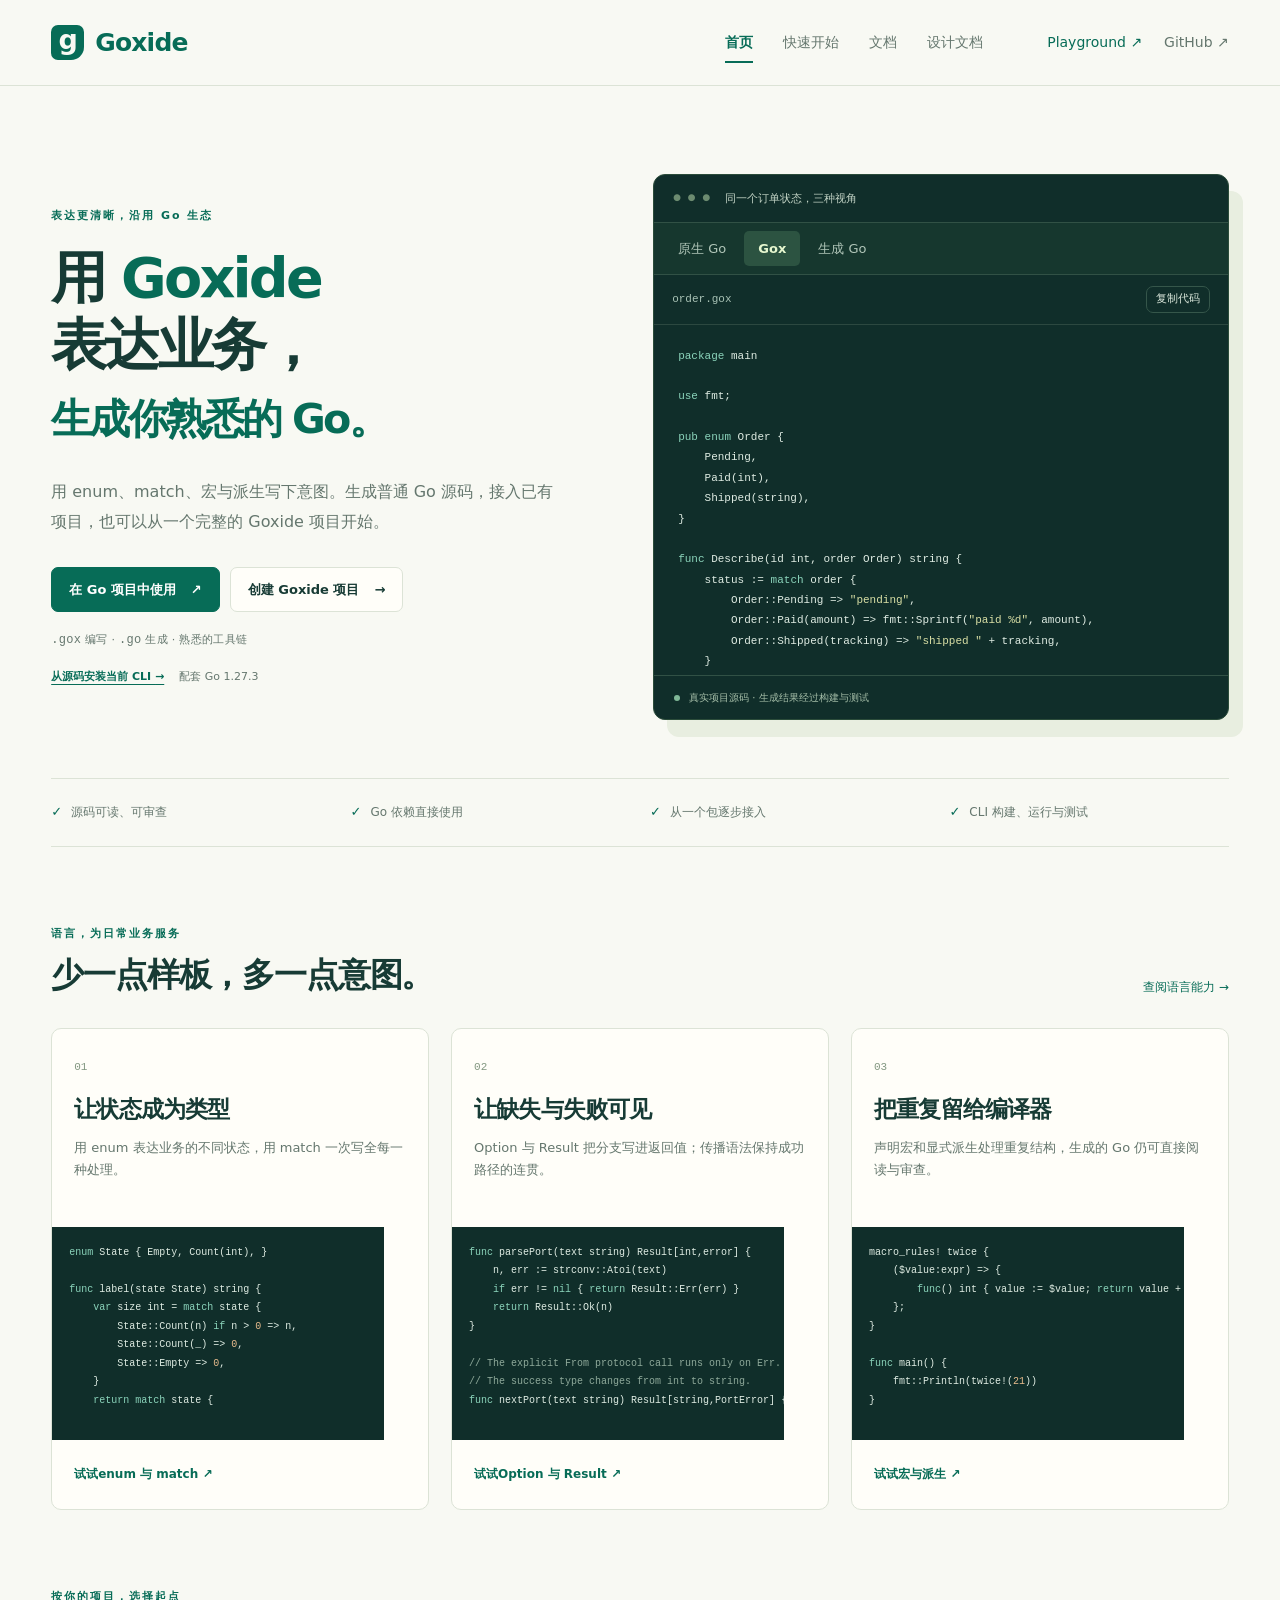
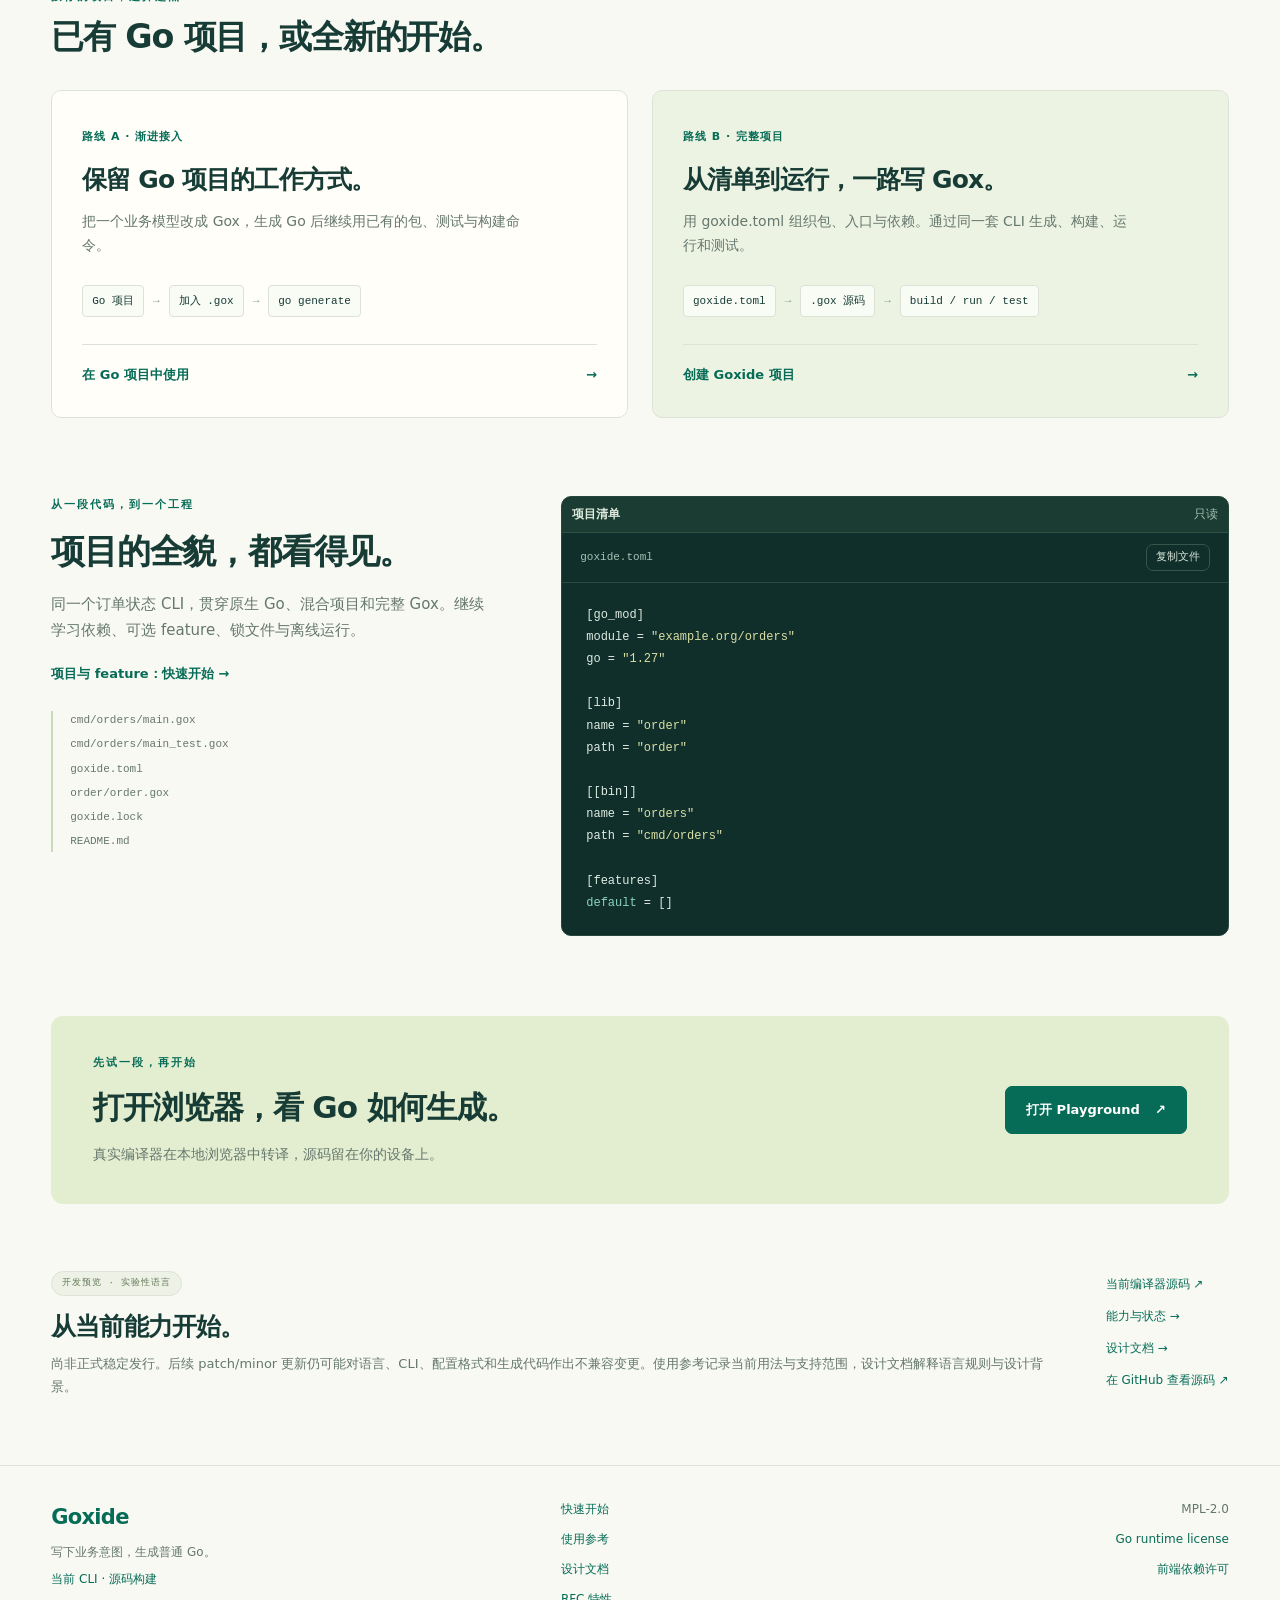
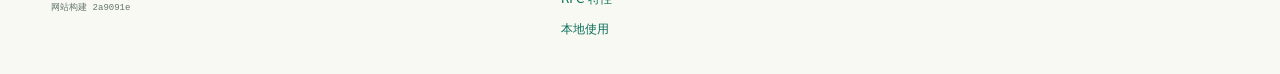
<file: index.html>
<!doctype html>
<html lang="zh-CN"><head><meta charset="utf-8"><meta name="viewport" content="width=device-width,initial-scale=1"><meta name="description" content="用 Goxide 表达业务，生成你熟悉的 Go。学习渐进接入、完整 Gox 项目、包管理与 feature。"><link rel="icon" href="data:image/svg+xml,%3Csvg xmlns='http://www.w3.org/2000/svg' viewBox='0 0 32 32'%3E%3Ctext y='25' font-size='28'%3Eg%3C/text%3E%3C/svg%3E"><title>Goxide · 用 Goxide 表达业务，生成你熟悉的 Go</title>  <script type="module" crossorigin src="/assets/index-B_fPdyq-.js"></script>
  <link rel="stylesheet" crossorigin href="/assets/index-BR7Z8I1C.css">
</head><body><div id="root"></div></body></html>
</file>
<file: assets/index-BR7Z8I1C.css>
:root{--paper:#f8f9f3;--surface:#fffef9;--ink:#173b35;--muted:#65776e;--teal:#076c57;--teal-dark:#055541;--mint:#e8f1df;--lime:#d9efb5;--line:#dce3d6;--code:#102e2a;--mono:ui-monospace, SFMono-Regular, Menlo, Consolas, monospace}*{box-sizing:border-box}html{scroll-padding-top:108px}body{background:var(--paper);color:var(--ink);margin:0;font:16px/1.75 -apple-system,BlinkMacSystemFont,Segoe UI,system-ui,sans-serif}a{color:var(--teal);text-underline-offset:4px}a:hover{color:var(--teal-dark)}button,input,select{font:inherit}button,.button{cursor:pointer;border:1px solid var(--line);background:var(--surface);color:var(--ink);border-radius:7px;padding:9px 14px;font-size:13px;line-height:1.5;text-decoration:none}button:hover,.button:hover{border-color:#91b29c}button:disabled{opacity:.45;cursor:default}button:focus-visible,a:focus-visible,input:focus-visible,select:focus-visible,summary:focus-visible,pre:focus-visible,[tabindex="0"]:focus-visible{outline-offset:3px;outline:3px solid #bf782e}.primary,button[aria-pressed=true]{background:var(--teal);color:#fff;border-color:var(--teal)}.primary:hover{background:var(--teal-dark);color:#fff}.button{justify-content:center;align-items:center;gap:15px;font-weight:650;display:inline-flex}input,select{border:1px solid var(--line);background:var(--surface);border-radius:6px;max-width:380px;padding:8px;font-size:13px}code{font-family:var(--mono);font-size:.88em}p{margin:0 0 16px}h1,h2,h3,h4{letter-spacing:-.035em;font-weight:700;line-height:1.35}h1{margin:12px 0 25px;font-size:clamp(32px,3.7vw,50px)}h2{margin:35px 0 16px;font-size:28px}h3{margin:25px 0 13px;font-size:21px}h4{margin:25px 0 12px;font-size:17px}pre{white-space:pre-wrap;overflow-wrap:anywhere;max-width:100%;font:13px/1.7 var(--mono);background:#e9eee3;padding:18px}[hidden]{display:none!important}.sr-only{clip:rect(0, 0, 0, 0);white-space:nowrap;border:0;width:1px;height:1px;margin:-1px;padding:0;position:absolute;overflow:hidden}.skip{z-index:100;background:var(--lime);padding:10px 16px;position:fixed;top:-100px;left:15px}.skip:focus{top:10px}.site-header,main,.site-footer{max-width:1440px;margin:auto;padding:24px 4%}.site-header{z-index:40;border-bottom:1px solid var(--line);background:var(--paper);justify-content:space-between;align-items:center;gap:32px;display:flex;position:sticky;top:0}.brand{letter-spacing:-.8px;align-items:center;gap:11px;font-size:25px;font-weight:780;line-height:1;text-decoration:none;display:inline-flex}.brand-mark{background:var(--teal);width:33px;height:35px;color:var(--paper);border-radius:7px 7px 13px;place-items:center;padding-bottom:5px;font-size:27px;display:grid}.site-header nav{align-items:center;gap:64px;font-size:14px;display:flex}.primary-navigation,.secondary-navigation{align-items:center;gap:30px;display:flex}.site-header nav a{color:var(--muted);white-space:nowrap;padding:6px 0;text-decoration:none}.site-header nav a[aria-current=page]{color:var(--teal);box-shadow:0 2px var(--teal);font-weight:700}.secondary-navigation{gap:22px}.secondary-navigation a:first-child{color:var(--teal)}main{outline:none;min-height:65vh}main>section{min-width:0;padding:32px 0 64px}.eyebrow{color:var(--teal);letter-spacing:2px;margin-bottom:15px;font-size:11px;font-weight:750;line-height:1.6}.caption,.provenance{color:var(--muted);overflow-wrap:anywhere;font-size:12px}.intro,.page-intro{color:var(--muted);max-width:820px;font-size:18px}.loading,.empty,.content-loading{color:var(--muted);padding:28px}.content-loading{border:1px dashed var(--line);border-radius:10px;align-self:start}.status-dot{background:#80b897;border-radius:50%;flex:none;width:6px;height:6px;display:inline-block}.toolbar{flex-wrap:wrap;align-items:center;gap:12px;margin:18px 0;display:flex}.toolbar label{align-items:center;gap:8px;font-size:13px;display:flex}.code-source{background:var(--code);color:#dfece3;font:12px/1.85 var(--mono);white-space:pre;overflow-wrap:normal;tab-size:4;max-height:620px;margin:0;padding:21px 24px;overflow:auto}.code-source code{font:inherit}.token-comment{color:#8ea99a}.token-string{color:#d9dfa5}.token-number{color:#e7bb8c}.token-keyword{color:#8bd4bb}.code-tabs{border-bottom:1px solid var(--line);gap:4px;min-width:0;padding:8px 10px;display:flex;overflow-x:auto}.code-tabs button{white-space:nowrap;color:var(--muted);background:0 0;border:0;border-radius:5px;padding:8px 14px;font-size:13px}.code-tabs button[aria-selected=true]{color:var(--teal);background:var(--mint);font-weight:700}.copy-control{flex:none;align-items:center;gap:7px;display:inline-flex}.copy-control button{padding:4px 9px;font-size:11px}.copy-status{font:10px/1.4 system-ui,sans-serif}.readonly-filebar{font:11px/1.5 var(--mono);color:#a8c2b5;border-bottom:1px solid #2c4840;justify-content:space-between;align-items:center;gap:12px;min-width:0;padding:11px 18px;display:flex}.readonly-filebar>span:first-child{overflow-wrap:anywhere;min-width:0}.readonly-filebar button{color:#d9e6da;background:0 0;border-color:#35564a}.file-view.readonly-view{background:var(--code);color:#dfece3;border-color:#25483c;border-radius:10px}.readonly-view .view-toolbar{color:#dfebdd;background:#1b3c32;border-bottom:1px solid #315145}.readonly-view .view-toolbar>span{color:#a8c2b5}.readonly-view .view-toolbar button{color:#dfece3;background:0 0;border-color:#4a6658}.readonly-view .empty{color:#afc2b7}.readonly-body.with-tree{grid-template-columns:minmax(145px,26%) minmax(0,1fr);display:grid}.readonly-pane{min-width:0}.readonly-tree{border-right:1px solid #315145;max-height:560px;padding:12px 9px;overflow:auto}.readonly-tree button{color:#b1c6b9;text-align:left;width:100%;font:11px/1.6 var(--mono);overflow-wrap:anywhere;background:0 0;border:0;border-radius:4px;padding:7px 9px;display:block}.readonly-tree button[aria-pressed=true]{color:#fff;background:#2b5442}.readonly-view .code-tabs,.hero-code .code-tabs{background:#16372e;border-color:#315145}.readonly-view .code-tabs button,.hero-code .code-tabs button{color:#b1c6b9}.readonly-view .code-tabs button[aria-selected=true],.hero-code .code-tabs button[aria-selected=true]{color:#e6f7cf;background:#2c5341}main>.home-page{padding-top:44px;padding-bottom:10px}.hero{grid-template-columns:minmax(0,1fr) minmax(0,1.07fr);align-items:center;gap:clamp(30px,5vw,76px);padding:20px 0 58px;display:grid}.hero-copy{min-width:0}.hero h1{letter-spacing:-.05em;margin:20px 0 27px;font-size:clamp(40px,4.35vw,62px);line-height:1.2}.hero h1>span{color:var(--teal)}.hero h1 .hero-verb{color:inherit;white-space:nowrap}.hero h1 em{color:var(--teal);margin-top:12px;font-size:.74em;font-style:normal;line-height:1.45;display:block}.hero-description{color:var(--muted);max-width:510px;font-size:16px;line-height:1.9}.hero-actions{flex-wrap:wrap;gap:10px;margin:29px 0 18px;display:flex}.hero-actions .button{padding:12px 17px}.hero-note{color:var(--muted);letter-spacing:.3px;font-size:11px}.hero-note code{font-size:12px}.hero-download{color:var(--muted);flex-wrap:wrap;align-items:center;gap:6px 15px;margin:12px 0 0;font-size:11px;display:flex}.hero-download a{font-weight:650}.hero-code{background:var(--code);border:1px solid #2b4c3a;border-radius:12px;min-width:0;overflow:hidden;box-shadow:14px 17px #e8eee0}.code-window-title{color:#c1d2c4;border-bottom:1px solid #315145;align-items:center;gap:13px;padding:14px 19px;font-size:11px;display:flex}.window-dots{color:#6c8b70;letter-spacing:2px;font-size:9px}.hero-code .code-source{height:350px;font-size:11px}.hero-code .loading{color:#bbd0bd;height:390px}.code-window-caption{color:#a5bea8;border-top:1px solid #315145;align-items:center;gap:9px;padding:13px 20px;font-size:10px;display:flex}.proof-strip{border-top:1px solid var(--line);border-bottom:1px solid var(--line);color:var(--muted);grid-template-columns:repeat(4,1fr);gap:20px;padding:22px 0;font-size:12px;display:grid}.proof-strip span{align-items:center;gap:9px;display:flex}.proof-strip span:before{content:"✓";color:var(--teal);font-size:13px}.home-section{padding:78px 0 0}.section-heading{justify-content:space-between;align-items:flex-end;gap:25px;margin-bottom:30px;display:flex}.section-heading h2{margin:6px 0 0;font-size:clamp(27px,2.6vw,35px)}.section-heading .eyebrow{margin-bottom:10px}.section-heading>a{white-space:nowrap;font-size:12px;text-decoration:none}.capability-grid{grid-template-columns:repeat(3,minmax(0,1fr));gap:22px;display:grid}.capability-card{border:1px solid var(--line);background:var(--surface);border-radius:10px;min-width:0;padding:22px}.card-number{font:11px var(--mono);color:#829781}.capability-card h3{margin:15px 0 12px;font-size:23px}.capability-card p{color:var(--muted);min-height:68px;font-size:13px}.capability-card .code-source{height:213px;margin:22px -22px 19px;padding:17px;font-size:10px}.capability-card>a{font-size:12px;font-weight:650;text-decoration:none}.workflow-grid{grid-template-columns:repeat(2,minmax(0,1fr));gap:24px;display:grid}.workflow-card{background:var(--surface);border:1px solid var(--line);color:var(--ink);border-radius:10px;padding:30px;text-decoration:none;display:block}.workflow-card:hover{border-color:#94b297}.workflow-card.tinted{background:#edf3e3}.workflow-label{color:var(--teal);letter-spacing:1px;font-size:11px;font-weight:650}.workflow-card h3{margin:14px 0 12px;font-size:25px}.workflow-card p{color:var(--muted);max-width:450px;font-size:14px}.workflow-chain{font:11px/1.5 var(--mono);flex-wrap:wrap;align-items:center;gap:9px;margin:27px 0;display:flex}.workflow-chain span{border:1px solid var(--line);background:#f9fbf5;border-radius:4px;padding:7px 9px}.workflow-chain b{color:#849c82}.workflow-card>strong{border-top:1px solid var(--line);color:var(--teal);justify-content:space-between;padding-top:19px;font-size:13px;display:flex}.project-preview{grid-template-columns:minmax(0,.8fr) minmax(0,1.2fr);align-items:start;gap:65px;display:grid}.project-preview h2{margin-top:12px;font-size:34px}.project-preview p:not(.eyebrow){color:var(--muted);font-size:15px}.project-preview .readonly-view{margin:0}.project-preview .code-source{max-height:405px}.text-link{font-size:13px;font-weight:600;text-decoration:none}.project-file-list{color:var(--muted);border-left:2px solid #cbdabd;flex-direction:column;gap:5px;margin-top:24px;padding-left:17px;display:flex}.project-file-list code{overflow-wrap:anywhere;font-size:11px}.try-banner{background:#e3edcf;border-radius:12px;justify-content:space-between;align-items:center;gap:30px;margin-top:80px;padding:38px 42px;display:flex}.try-banner h2{margin:8px 0 13px;font-size:31px}.try-banner p:last-child{color:var(--muted);margin:0;font-size:14px}.try-banner .button{flex:none;padding:13px 20px}.home-status{justify-content:space-between;align-items:center;gap:45px;padding:62px 0 32px;display:flex}.status-pill{font:9px/1.6 var(--mono);letter-spacing:1px;color:#647957;border:1px solid var(--line);background:#edf1e6;border-radius:20px;padding:4px 10px;display:inline-block}.home-status h2{margin:14px 0 10px;font-size:25px}.home-status p{color:var(--muted);margin-bottom:0;font-size:13px}.home-status>div:last-child{flex-direction:column;flex:none;gap:11px;display:flex}.home-status a{font-size:12px;text-decoration:none}.learn-page{grid-template-columns:222px minmax(0,1fr);gap:50px;display:grid}.section-sidebar{min-width:0}.section-sidebar .sidebar-content{max-height:calc(100vh - 145px);padding-right:14px;position:sticky;top:114px;overflow-y:auto}.sidebar-toggle{display:none}.sidebar-title{margin:6px 0 3px;font-size:14px;font-weight:700}.sidebar-caption{color:var(--muted);margin-bottom:27px;font-size:12px}.tutorial-sidebar nav{flex-direction:column;gap:9px;display:flex}.tutorial-sidebar nav a{color:var(--muted);border-left:2px solid #0000;border-radius:0 6px 6px 0;align-items:flex-start;gap:10px;padding:12px 10px;font-size:12px;line-height:1.65;text-decoration:none;display:flex}.tutorial-sidebar nav a[aria-current=step]{color:var(--teal);border-color:var(--teal);background:var(--mint);font-weight:650}.step-number{font:10px/2 var(--mono);opacity:.7}.sidebar-help{border-top:1px solid var(--line);color:var(--muted);flex-direction:column;gap:7px;margin:28px 0 5px;padding:20px 9px 0;font-size:12px;display:flex}.sidebar-help a{font-size:11px;text-decoration:none}.tutorial-content,.docs-article{min-width:0}.page-kicker{justify-content:space-between;align-items:center;gap:15px;display:flex}.page-kicker .eyebrow{margin:0}.page-kicker>a{font-size:11px;text-decoration:none}.tutorial-content h1{margin-top:18px;font-size:clamp(30px,3vw,43px)}.tutorial-actions{flex-wrap:wrap;align-items:center;gap:18px;margin:27px 0 32px;display:flex}.verified-note{color:var(--muted);align-items:center;gap:8px;font-size:10px;display:flex}.preset-panel{background:#edf3e6;border:1px solid #ceddc2;border-radius:9px;margin:0 0 28px;padding:22px}.preset-heading{justify-content:space-between;align-items:flex-start;gap:20px;display:flex}.preset-heading h2{margin:0 0 7px;font-size:19px}.preset-heading p{color:var(--muted);font-size:12px}.preset-heading>a{flex:none;font-size:11px;text-decoration:none}.preset-options{flex-wrap:wrap;gap:8px;display:flex}.preset-options button{padding:8px 12px;font-size:12px}.preset-facts{grid-template-columns:repeat(2,minmax(0,1fr));gap:12px;margin:18px 0;font-size:11px;display:grid}.preset-facts dt{color:var(--muted);margin-bottom:6px}.preset-facts dd{flex-wrap:wrap;gap:6px;margin:0;display:flex}.preset-facts code{border:1px solid var(--line);overflow-wrap:anywhere;background:#f7faf2;border-radius:4px;padding:3px 7px;font-size:10px}.preset-command{border-top:1px solid #d6e1ca;justify-content:space-between;align-items:center;gap:15px;padding-top:16px;display:flex}.preset-command>code{overflow-wrap:anywhere;font-size:11px}.tutorial-workbench{border:1px solid var(--line);background:var(--surface);border-radius:10px;min-width:0;overflow:hidden}.tutorial-workbench>.code-tabs{padding:10px}.tutorial-workbench>[role=tabpanel]{padding:15px}.tutorial-workbench .readonly-view{margin:0}.content-note{color:var(--muted);margin:0;padding:24px;font-size:14px}.tutorial-output{padding:3px 8px 8px}.tutorial-output h2{margin:12px 0;font-size:19px}.command-card{background:var(--code);color:#deebdd;border:1px solid #315145;border-radius:7px;margin:15px 0;overflow:hidden}.command-bar{border-bottom:1px solid #315145;justify-content:space-between;align-items:center;gap:12px;padding:13px 16px;display:flex}.command-bar>code{overflow-wrap:anywhere;font-size:11px}.command-bar .copy-control button{color:#deebdd;background:0 0;border-color:#4a6658}.command-success{color:#a6bcaa;margin:0;padding:16px;font-size:11px}.validation-commands{margin-top:22px;font-size:12px}.validation-commands summary{cursor:pointer;color:var(--teal);padding:8px 0}.run-preview{border:1px solid var(--line);border-radius:9px;margin-top:26px;overflow:hidden}.run-preview>div{background:#edf2e6;justify-content:space-between;align-items:center;gap:10px;padding:13px 20px;display:flex}.run-preview h2{margin:0;font-size:14px}.run-preview>div>span{color:var(--muted);font-size:10px}.run-preview .code-source{max-height:230px;font-size:11px}.run-preview>button{color:var(--teal);background:0 0;border:0;margin:10px 15px;font-size:11px}.tutorial-next-steps{justify-content:space-between;align-items:center;gap:30px;margin:34px 0;display:flex}.tutorial-next-steps h2{margin:0 0 9px;font-size:19px}.tutorial-next-steps p{color:var(--muted);max-width:560px;margin:0;font-size:12px}.tutorial-next-steps>a{flex:none;font-size:11px}.step-pagination{border-top:1px solid var(--line);grid-template-columns:repeat(2,minmax(0,1fr));gap:25px;padding-top:23px;display:grid}.step-pagination a{flex-direction:column;gap:6px;text-decoration:none;display:flex}.step-pagination a:last-child{text-align:right;align-items:flex-end}.step-pagination small{color:var(--muted);font-size:10px}.step-pagination strong{font-size:12px}.docs-page{grid-template-columns:220px minmax(0,1fr) 170px;gap:38px;display:grid}.docs-sidebar .sidebar-content{padding-right:14px}.reader-title{margin:2px 0 4px;font-size:14px;font-weight:700}.reader-caption{color:var(--muted);margin-bottom:17px;font-size:10px}.docs-search{border:1px solid var(--line);background:var(--surface);color:var(--muted);border-radius:7px;align-items:center;gap:7px;margin:2px 0 25px;padding:7px 10px;display:flex}.docs-search input{background:0 0;border:0;outline:none;width:100%;min-width:0;padding:0;font-size:12px}.docs-search:focus-within{outline-offset:2px;outline:2px solid #bf782e}.docs-search input:focus-visible{outline:none}.docs-search kbd{font:9px/1.6 var(--mono);border:1px solid var(--line);white-space:nowrap;border-radius:3px;padding:1px 3px}.search-count{color:var(--muted);margin-top:-12px;font-size:11px}.docs-category{margin-bottom:22px}.docs-category h2{letter-spacing:.7px;color:#788776;margin:0 0 8px;font-size:11px}.docs-category a{color:var(--muted);border-left:2px solid #0000;border-radius:0 4px 4px 0;padding:7px 10px;font-size:12px;line-height:1.6;text-decoration:none;display:block}.docs-category a[aria-current=page]{color:var(--teal);background:var(--mint);border-color:var(--teal);font-weight:650}.docs-article>.eyebrow{margin-top:2px}.docs-article>h1{margin:12px 0 32px;font-size:36px;line-height:1.35}.design-reading-note{color:#50664e;background:#edf3e5;border-left:3px solid #8eae76;border-radius:0 6px 6px 0;margin:-6px 0 27px;padding:15px 18px;font-size:12px;line-height:1.8}.markdown-content{overflow-wrap:anywhere;font-size:14px;line-height:1.95}.markdown-content>p:first-child{color:var(--muted);font-size:16px}.markdown-content h2{border-bottom:1px solid var(--line);margin:38px 0 17px;padding-bottom:12px;scroll-margin-top:108px;font-size:23px}.markdown-content h3{margin-top:29px;scroll-margin-top:108px;font-size:18px}.markdown-content h4{scroll-margin-top:108px}.markdown-content p{margin-bottom:17px}.markdown-content p code,.markdown-content li code,.markdown-content td code,.markdown-content th code{color:#305a40;background:#eaf0e1;border-radius:3px;padding:2px 5px;font-size:.85em}.markdown-content li{margin-bottom:6px;padding-left:2px}.markdown-content ul,.markdown-content ol{padding-left:23px}.markdown-content li p{margin:0}.markdown-content li ul,.markdown-content li ol{margin:8px 0}.markdown-content blockquote{color:#50664e;background:#eef3e5;border-left:3px solid #8eae76;margin:25px 0;padding:17px 22px}.markdown-content blockquote p:last-child{margin:0}.markdown-content hr{border:0;border-top:1px solid var(--line);margin:28px 0}.heading-anchor{color:#819879;opacity:0;margin-left:10px;font-size:.8em;text-decoration:none}.markdown-content :is(h2,h3,h4,h5,h6):hover .heading-anchor,.heading-anchor:focus-visible{opacity:1}.markdown-code{background:var(--code);border:1px solid #315145;border-radius:8px;margin:23px 0;overflow:hidden}.markdown-code .code-source{font-size:11px}.table-scroll{border:1px solid var(--line);border-radius:6px;max-width:100%;margin:23px 0;overflow:auto}.table-scroll table{border-collapse:collapse;width:100%;min-width:560px;font-size:12px}.table-scroll th{background:#eef2e6;font-size:11px}.table-scroll th,.table-scroll td{border-bottom:1px solid var(--line);text-align:left;vertical-align:top;padding:11px 13px}.table-scroll tr:last-child td{border-bottom:0}.table-scroll td{min-width:100px}.docs-article[data-page=install] .table-scroll table,.docs-article[data-page=install] .table-scroll td{min-width:0}.docs-toc>div{border-left:1px solid var(--line);max-height:calc(100vh - 150px);padding-left:19px;position:sticky;top:116px;overflow-y:auto}.docs-toc p{letter-spacing:1px;color:var(--muted);margin-bottom:12px;font-size:10px}.docs-toc nav,.inline-toc nav{flex-direction:column;gap:10px;display:flex}.docs-toc nav a,.inline-toc nav a{color:var(--muted);overflow-wrap:anywhere;font-size:11px;line-height:1.6;text-decoration:none}.docs-toc nav a:hover,.inline-toc nav a:hover{color:var(--teal)}.docs-toc nav a.nested,.inline-toc nav a.nested{padding-left:9px}.back-to-top{margin-top:25px;font-size:10px;text-decoration:none;display:block}.inline-toc{display:none}.docs-bottom{border-top:1px solid var(--line);justify-content:space-between;gap:20px;margin-top:45px;padding-top:22px;font-size:11px;display:flex}.missing-content h1{font-size:31px}main:has(>#playground:not([hidden])){max-width:1680px}#playground{padding-top:12px}.playground-heading h1{margin:0 0 12px;font-size:clamp(29px,3vw,42px)}.playground-heading p{color:var(--muted);margin-bottom:28px;font-size:18px}.ide-workspace{border:1px solid var(--line);background:#fff;border-radius:9px;margin-inline:-24px;overflow:hidden}.ide-toolbar{border-bottom:1px solid var(--line);background:#f0f4ec;flex-wrap:wrap;align-items:center;gap:10px;padding:13px 16px;display:flex}.ide-toolbar label{align-items:center;gap:12px;min-width:0;font-size:14px;font-weight:600;display:flex}.ide-toolbar select{min-width:0;max-width:260px}.ide-toolbar button,.ide-toolbar .button{padding:9px 13px;font-size:15px}.ide-toolbar>label select{font-size:14px}.ide-toolbar kbd{font:10px var(--mono);opacity:.8;margin-left:6px}.workspace-actions{gap:10px;margin-left:auto;display:flex}.workspace-menu{position:relative}.workspace-popover{z-index:10;border:1px solid var(--line);background:#fff;border-radius:7px;width:174px;padding:5px;position:absolute;top:calc(100% + 8px);right:0;box-shadow:0 8px 24px #183f2820}.workspace-popover button{text-align:left;background:0 0;border:0;align-items:center;width:100%;padding:10px 12px;display:flex}.workspace-popover button[aria-pressed=true]{color:var(--teal);background:#e1efe7}.workspace-popover button:hover{background:#edf3e9}.dual-editor{grid-template-columns:minmax(0,1.45fr) minmax(0,1fr);display:grid}.dual-editor>div{min-width:0}.dual-editor>.result-panel{border-left:1px solid var(--line)}.dual-editor[data-layout=source],.dual-editor[data-layout=result],.dual-editor[data-layout=vertical]{grid-template-columns:minmax(0,1fr)}.dual-editor[data-layout=source]>.result-panel,.dual-editor[data-layout=result]>.source-panel{display:none}.dual-editor[data-layout=vertical]>.result-panel{border-left:0;border-top:1px solid var(--line)}.result-heading{border-bottom:1px solid var(--line);background:#fafbf8;align-items:center;gap:12px;min-height:47px;padding:10px 18px;display:flex}.result-heading strong{font-size:20px}.result-heading>span{color:var(--muted);font-size:11px}.file-view{border:1px solid var(--line);background:#fff;border-radius:7px;min-width:0;margin:16px 0;overflow:hidden}.ide-workspace .file-view{border:0;border-radius:0;margin:0}.source-panel>.file-view,.source-panel>.file-view>.view-body{height:100%}.view-toolbar{border-bottom:1px solid var(--line);background:#fafbf7;align-items:center;gap:10px;min-height:47px;padding:10px 13px;font-size:12px;display:flex}.view-toolbar strong{font-size:17px}.view-toolbar>span{color:var(--muted);margin-right:auto;font-size:11px}.view-toolbar button{background:0 0;padding:4px 7px;font-size:11px}.view-body{grid-template-columns:clamp(150px,29%,245px) minmax(0,1fr);display:grid}.result-panel .view-body{grid-template-columns:clamp(140px,35%,205px) minmax(0,1fr)}.view-body.collapsed,.result-panel .view-body.collapsed{grid-template-columns:minmax(0,1fr)}.file-explorer{border-right:1px solid var(--line);background:#fbfcf8;min-width:0}.explorer-toolbar{border-bottom:1px solid var(--line);background:#fafbf8;align-items:center;gap:4px;min-height:47px;padding:6px 8px 6px 14px;display:flex}.explorer-toolbar strong{white-space:nowrap;margin-right:auto;font-size:18px}.result-panel .explorer-toolbar strong{font-size:14px}.file-tree{max-height:509px;padding:14px 8px;overflow:auto}.file-tree p,.file-tree summary{color:var(--muted);overflow-wrap:anywhere;margin:3px 6px 8px;font-size:12px}.file-tree>div+div,.file-tree>details{margin-top:24px}.file-tree summary{cursor:pointer}.file-tree button{text-align:left;overflow-wrap:anywhere;width:100%;font:15px/1.6 var(--mono);color:var(--ink);background:0 0;border:0;border-radius:5px;margin:2px 0;padding:8px 9px;display:block}.file-tree button:hover{background:#edf3e9}.file-tree button[aria-pressed=true]{color:var(--teal);background:#e1efe7;font-weight:650}.file-pane{min-width:0}.file-tabs{flex:1;min-width:0;display:flex;overflow:auto}.file-tabs button{white-space:nowrap;font:15px/1.5 var(--mono);color:var(--muted);background:0 0;border:0;border-bottom:2px solid #0000;border-radius:0;padding:12px 14px}.tabs-row>.new-file{margin:4px 6px}.output-tab-actions{flex:none;align-items:center;gap:7px;padding:4px 7px;display:flex}.file-tabs button[aria-pressed=true]{color:var(--teal);border-bottom-color:var(--teal);background:#fff;font-weight:650}.tabs-row{border-bottom:1px solid var(--line);background:#fafbf8;align-items:center;min-width:0;min-height:47px;display:flex}.expand-tree{margin:4px 5px}.filebar{font:11px/1.5 var(--mono);border-bottom:1px solid #eaf0e6;flex-wrap:wrap;align-items:center;gap:7px;min-height:40px;padding:7px 12px;display:flex}.filebar>span:first-child{overflow-wrap:anywhere;min-width:50px;color:var(--muted);flex:1}.filebar button{padding:3px 6px;font-size:10px}.readonly-badge{color:var(--muted);background:#f0f3ed;border-radius:4px;padding:2px 6px;font:10px/1.5 system-ui,sans-serif}.file-provenance{color:var(--muted);overflow-wrap:anywhere;background:#f8faf5;max-height:78px;margin:0;padding:7px 12px;font-size:10px;overflow-y:auto}.monaco-host{width:100%;min-width:0;height:468px}.ide-workspace .empty{text-align:center;flex-direction:column;justify-content:center;align-items:center;min-height:468px;font-size:12px;display:flex}.ide-workspace .empty strong{margin-bottom:10px;font-size:15px;font-weight:600}.new-file-form{border:1px solid var(--line);border-radius:6px;margin-top:18px;padding:9px}.new-file-form label{font-size:11px}.new-file-form input{width:100%;font:11px/1.6 var(--mono);margin:6px 0;padding:5px}.new-file-form>div{gap:5px;display:flex}.new-file-form button{text-align:center;border:1px solid var(--line);padding:4px;font:11px/1.5 system-ui,sans-serif}.new-file-form #file-error{color:#a03924;margin:9px 0 0;line-height:1.7}.example-note{border-top:1px solid var(--line);background:#fcfdf9;flex-wrap:wrap;align-items:center;gap:8px 18px;padding:13px 18px;font-size:13px;display:flex}.example-note p{margin:0}.example-note button{color:var(--teal);background:0 0;border:0;padding:0;font-size:12px}.example-note a{font-weight:600;text-decoration:none}.example-note>span{color:var(--muted);font-size:11px}.ide-statusbar{border-top:1px solid var(--line);color:var(--muted);flex-wrap:wrap;align-items:center;gap:8px 18px;padding:11px 18px;font-size:12px;display:flex}.ide-statusbar p{margin:0}.ide-statusbar .target-context{font:10px var(--mono);margin-left:auto}#status{color:var(--teal);font-size:12px}#status[data-state=error],#file-error{color:#a03924}.diagnostics-panel{border-top:1px solid var(--line);background:#fff8f3;padding:12px 18px}.diagnostic-links{flex-direction:column;align-items:flex-start;gap:6px;display:flex}.diagnostic-links button{font:11px/1.6 var(--mono);text-align:left;color:#76261a;overflow-wrap:anywhere;background:0 0;border:0;padding:2px 0}#diagnostic{color:#76261a;background:0 0;margin:8px 0 0;padding:0;font-size:11px}.editor-help{margin:19px 0 9px}.rfc-browser{grid-template-columns:250px minmax(0,1fr);gap:35px;display:grid}.rfc-browser article{min-width:0}.rfc-browser article>h2{margin-top:0}#rfc-list{border-right:1px solid var(--line);padding-right:15px}#rfc-list a{border-bottom:1px solid var(--line);overflow-wrap:anywhere;padding:12px;font-size:13px;text-decoration:none;display:block}#rfc-list a[aria-current=page]{background:var(--mint);font-weight:650}#rfc-list small{color:var(--muted);margin-top:6px;display:block}#project-examples>div{border-top:1px solid var(--line);margin-top:45px}.site-footer{border-top:1px solid var(--line);color:var(--muted);grid-template-columns:1.5fr 1fr 1fr;gap:35px;padding-top:33px;padding-bottom:35px;font-size:12px;display:grid}.footer-brand{letter-spacing:-.7px;font-size:21px;font-weight:750;text-decoration:none}.site-footer p{margin:6px 0}.site-footer small{font:9px/1.5 var(--mono)}.site-footer nav,.footer-licenses{flex-direction:column;gap:9px;display:flex}.site-footer a{text-decoration:none}.footer-licenses{align-items:flex-end}@media (width<=1200px){.site-header nav,.hero{gap:35px}.hero h1{font-size:48px}.hero-actions .button{gap:8px;padding:11px 12px;font-size:12px}.docs-page{grid-template-columns:205px minmax(0,1fr);gap:36px}.docs-toc{display:none}.inline-toc{border:1px solid var(--line);background:#f0f4e9;border-radius:6px;margin:-6px 0 28px;padding:11px 15px;display:block}.inline-toc summary{cursor:pointer;color:var(--teal);font-size:12px}.inline-toc nav{margin:15px 4px 5px}.learn-page{grid-template-columns:200px minmax(0,1fr);gap:30px}.project-preview{gap:35px}}@media (width<=900px){.site-header{gap:20px}.site-header nav{gap:25px}.primary-navigation{gap:21px}.secondary-navigation{gap:15px}.github-link{display:none}.hero{grid-template-columns:minmax(0,1fr);gap:34px;padding-top:0}.hero-copy{max-width:640px}.hero h1{max-width:650px;font-size:51px}.hero h1 em{margin-top:7px}.hero-description{max-width:600px}.hero-code{box-shadow:8px 10px #e8eee0}.hero-code .code-source{height:320px;font-size:12px}.proof-strip{grid-template-columns:repeat(2,minmax(0,1fr));gap:15px 25px}.capability-grid{grid-template-columns:minmax(0,1fr);gap:16px}.capability-card{grid-template-columns:minmax(0,1fr) minmax(0,1fr);column-gap:24px;display:grid}.capability-card .code-source{grid-area:1/2/5;height:auto;min-height:236px;margin:-22px -22px -22px 0}.capability-card h3{margin-top:8px}.capability-card p{min-height:0}.capability-card>a{align-self:end}.workflow-card{padding:24px}.workflow-card h3{font-size:22px}.project-preview{grid-template-columns:minmax(0,1fr);gap:25px}.project-file-list{display:none}.try-banner{padding:30px}.try-banner h2{font-size:26px}.learn-page,.docs-page{grid-template-columns:minmax(0,1fr);gap:28px}.section-sidebar{border:1px solid var(--line);background:#f1f4e9;border-radius:8px}.sidebar-toggle{width:100%;color:var(--teal);background:0 0;border:0;justify-content:space-between;align-items:center;padding:12px 16px;font-size:13px;font-weight:650;display:flex}.section-sidebar .sidebar-content{max-height:430px;padding:5px 17px 17px;position:static}.section-sidebar:not([data-open=true]) .sidebar-content{display:none}.section-sidebar .sidebar-help{margin-top:18px}.sidebar-caption{margin-bottom:12px}.tutorial-sidebar nav{gap:4px}.docs-category{margin-bottom:15px}.docs-search{margin-top:8px}.docs-article>h1{font-size:34px}.dual-editor[data-layout=horizontal],.rfc-browser{grid-template-columns:minmax(0,1fr)}.dual-editor[data-layout=horizontal]>.result-panel{border-left:0;border-top:1px solid var(--line)}#rfc-list{border:1px solid var(--line);max-height:260px;padding:0;overflow:auto}}@media (width<=620px){html{scroll-padding-top:132px}.site-header,main,.site-footer{padding-left:5%;padding-right:5%}.site-header{flex-wrap:wrap;row-gap:17px;padding-top:17px;padding-bottom:14px}.brand{font-size:24px}.brand-mark{width:29px;height:31px;font-size:25px}.site-header nav{justify-content:space-between;gap:10px;width:100%;font-size:12px}.primary-navigation{gap:clamp(10px,2.7vw,18px)}.site-header nav a{padding:3px 0}.github-link{display:none}main>section{padding-top:18px;padding-bottom:40px}main>.home-page{padding-top:26px}.hero{padding-bottom:36px}.hero .eyebrow{letter-spacing:1.5px;font-size:10px}.hero h1{margin:17px 0 23px;font-size:42px;line-height:1.2}.hero h1 em{font-size:.67em;line-height:1.6}.hero-description{font-size:14px;line-height:1.85}.hero-actions{gap:9px;margin-top:23px}.hero-actions .button{flex:145px;padding:12px 11px;font-size:11px}.hero-note{font-size:10px}.hero-code .code-source{height:300px;padding:18px;font-size:10px}.hero-code .readonly-filebar{padding:9px 13px;font-size:10px}.code-window-title{padding:12px 14px;font-size:10px}.code-window-caption{padding:11px 14px;font-size:9px}.proof-strip{gap:14px;padding:20px 0;font-size:10px}.home-section{padding-top:48px}.section-heading{margin-bottom:23px;display:block}.section-heading h2{font-size:26px}.section-heading>a{margin-top:15px;display:inline-block}.capability-card{padding:22px;display:block}.capability-card h3{margin-top:13px;font-size:23px}.capability-card p{font-size:13px}.capability-card .code-source{height:203px;min-height:0;margin:22px -22px 19px}.workflow-grid{grid-template-columns:minmax(0,1fr);gap:16px}.workflow-chain{margin:22px 0}.project-preview h2{font-size:28px}.project-preview p:not(.eyebrow){font-size:13px}.project-preview .code-source{max-height:320px;font-size:10px}.try-banner{flex-direction:column;align-items:flex-start;gap:23px;margin-top:47px;padding:25px}.try-banner h2{font-size:25px}.try-banner p:last-child,.try-banner .button{font-size:12px}.home-status{flex-direction:column;align-items:flex-start;gap:24px;padding:40px 0 24px}.home-status>div:last-child{gap:13px}.page-kicker{display:block}.page-kicker>a{margin-top:9px;display:block}.tutorial-content h1,.docs-article>h1{margin-bottom:20px;font-size:29px}.page-intro{font-size:15px}.tutorial-actions{gap:13px;margin:23px 0 26px}.verified-note{font-size:9px}.preset-panel{padding:17px}.preset-heading{display:block}.preset-heading>a{margin-bottom:15px;display:inline-block}.preset-facts{grid-template-columns:minmax(0,1fr)}.preset-options button{padding:7px 10px;font-size:11px}.preset-command{flex-direction:column;align-items:flex-start;gap:10px}.tutorial-workbench>.code-tabs{padding:6px}.code-tabs button{padding:8px 11px;font-size:11px}.tutorial-workbench>[role=tabpanel]{padding:8px}.readonly-body.with-tree{grid-template-columns:minmax(0,1fr)}.readonly-tree{border-bottom:1px solid #315145;border-right:0;max-height:150px;padding:8px}.readonly-tree button{padding:5px 8px}.readonly-filebar{flex-wrap:wrap;padding:10px 13px}.code-source{max-height:440px;padding:17px;font-size:10px}.copy-control button{font-size:10px}.copy-status{display:none}.command-bar{flex-direction:column;align-items:flex-start;padding:13px}.command-bar>code{font-size:10px}.tutorial-output{padding:2px}.tutorial-next-steps{flex-direction:column;align-items:flex-start;gap:15px;margin:28px 0}.step-pagination{gap:18px}.step-pagination strong{font-size:11px}.markdown-content{font-size:13px;line-height:1.95}.markdown-content>p:first-child{font-size:14px}.markdown-content h2{margin-top:32px;font-size:21px}.markdown-content h3{font-size:17px}.markdown-code .code-source{font-size:10px}.table-scroll th,.table-scroll td{padding:10px}.table-scroll table{font-size:11px}.docs-bottom{flex-wrap:wrap;gap:15px}.toolbar label{flex-wrap:wrap}input,select{max-width:100%}.view-body{grid-template-columns:100px minmax(0,1fr)}.view-toolbar{gap:9px}.site-footer{grid-template-columns:1fr 1fr;gap:30px;padding-top:29px}.site-footer>div:first-child{grid-column:1/-1}.footer-licenses{align-items:flex-start}}@media (prefers-reduced-motion:no-preference){a,button{transition:background-color .15s,border-color .15s,color .15s}}@media (width<=620px){.ide-workspace{margin-inline:0}.playground-heading p{font-size:14px}.ide-toolbar{gap:8px;padding:10px}.ide-toolbar>label{width:100%}.ide-toolbar>label select{flex:1;max-width:none}.ide-toolbar kbd{display:none}.workspace-actions{margin-left:auto}.view-toolbar{gap:6px;padding:8px}.view-toolbar strong{font-size:13px}.view-body,.result-panel .view-body{grid-template-columns:minmax(0,1fr)}.file-explorer{border-right:0;border-bottom:1px solid var(--line)}.file-tree{max-height:190px}.file-tree>div+div,.file-tree>details{margin-top:14px}.file-tabs button{padding:10px;font-size:12px}.monaco-host{height:360px}.ide-workspace .empty{min-height:280px}.example-note,.ide-statusbar{gap:8px 12px;padding:11px}.ide-statusbar .target-context{width:100%;margin-left:0}}.ide-workspace .codicon{vertical-align:-3px;flex:0 0 16px;width:16px;height:16px;margin-right:7px}.ide-toolbar .button{gap:0}.file-tree button{align-items:center;display:flex}.ide-workspace .icon-button{border:1px solid var(--line);width:32px;height:32px;color:var(--ink);background:#fff;border-radius:5px;flex:none;justify-content:center;align-items:center;padding:0;display:inline-flex}.ide-workspace .icon-button .codicon{flex-basis:18px;width:18px;height:18px;margin:0;font-size:18px}.ide-workspace .icon-button:hover{background:#edf3e9;border-color:#9fbbad}.ide-workspace .icon-button:disabled{opacity:.35}.ide-toolbar .icon-button{width:42px;height:42px}.ide-toolbar .layout-button{gap:9px;width:68px}.explorer-toolbar .icon-button:not(.new-file),.tabs-row .icon-button{background:0 0;border-color:#0000}@media (width<=620px){.ide-workspace .icon-button{width:36px;height:36px}.ide-toolbar .icon-button{width:40px;height:40px}.ide-toolbar .layout-button{width:62px}}.readonly-view .view-toolbar{gap:12px;min-height:0;padding:7px 10px}.readonly-view .view-toolbar strong{font-size:12px}.readonly-view .view-toolbar>span{margin-left:auto;margin-right:0;font-size:12px}.readonly-view .view-toolbar button{padding:4px 8px}
</file>
